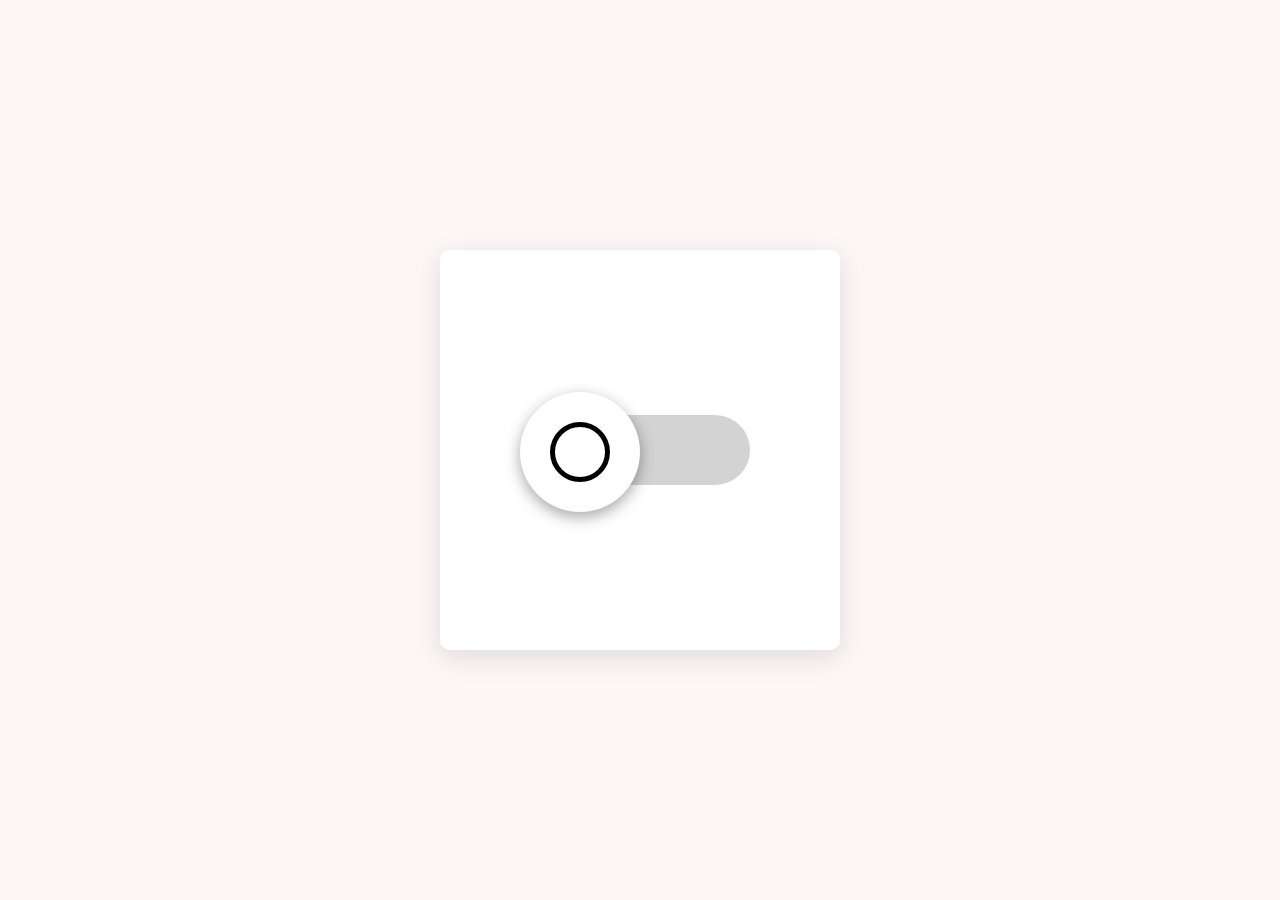
<file: uy ishi.html>
<!DOCTYPE html>
<html lang="en">
<head>
    <meta charset="UTF-8">
    <meta http-equiv="X-UA-Compatible" content="IE=edge">
    <meta name="viewport" content="width=device-width, initial-scale=1.0">
    <title>Document</title>
    <link rel="stylesheet" href="uy ishi.css">
</head>
<body>
    
   <div class="box">

 

        <span>
            <input id="check" type="checkbox">
            <label for="check"></label>
        </span>
       


   </div>


</body>
</html>
</file>
<file: uy ishi.css>
*{
    margin: 0;
    padding: 0;
    box-sizing: border-box;
}
body{
    height: 100vh;
  display: flex;
  justify-content: center;
  align-items: center;
    background-color: rgb(253, 247, 247);
}
.box{
    height: 400px;
    width: 400px;
    border-radius: 10px;
    background-color: white; 
     box-shadow: rgba(100, 100, 111, 0.2) 0px 7px 29px 0px;
     display: flex;
     align-items: center;
     justify-content: center;


}

input[type="checkbox"]{
    -webkit-appearance: none;
    appearance: none;
    width: 120px;
    height: 120px;
    border-radius: 50%;
    background-color: white;
    box-shadow: rgba(0, 0, 0, 0.35) 0px 5px 15px;
   position: absolute;
   left: -10px;
   top: -23px;
   transition: 0.8s;
}

input[type="checkbox"]:checked{
    transform: translateX(130px);
   
}

span{
    position: relative;
    width: 220px;
    height: 70px;
    background-color: lightgrey;
    border-radius: 50px;
    
}
label{
    width: 60px;
    height: 60px;
    border-radius: 50%;
    border: 5px solid black;
    top: 7px;
    left: 20px;
    position: absolute;
    transition: 0.8s;
}
input[type="checkbox"]:checked + label{

    width: 15px;
    height: 60px;
    border-radius: 9px;
    background-color: black;
    left: 10px;
    position: absolute;
    left: 173px;
    top: 7px;
}
</file>
